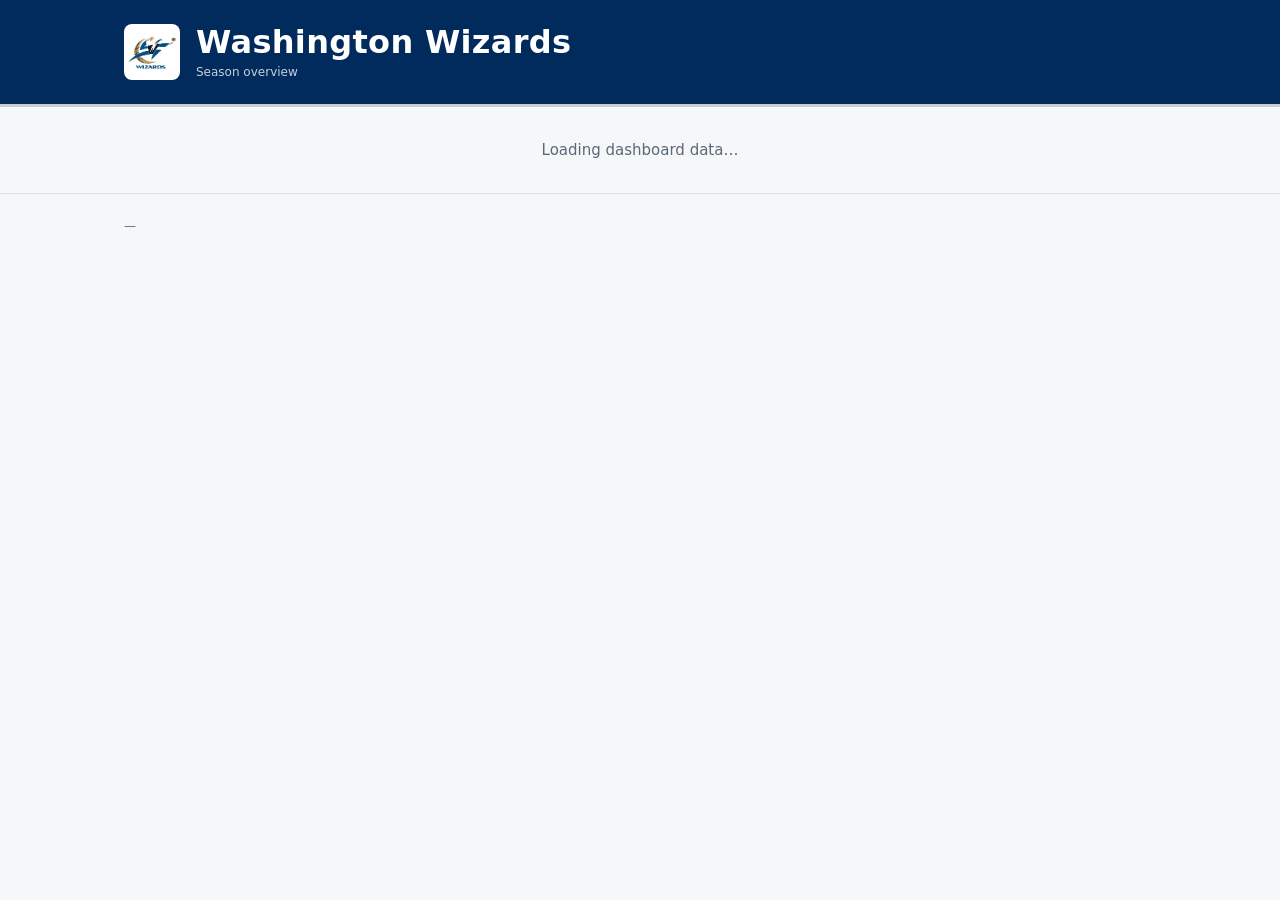
<file: index.html>
<!doctype html>
<html>
<head>
  <meta charset="utf-8">
  <meta http-equiv="refresh" content="0; url=web/">
  <title>Wizards Dashboard</title>
</head>
<body>
  <a href="web/">Go to the dashboard</a>
</body>
</html>
</file>
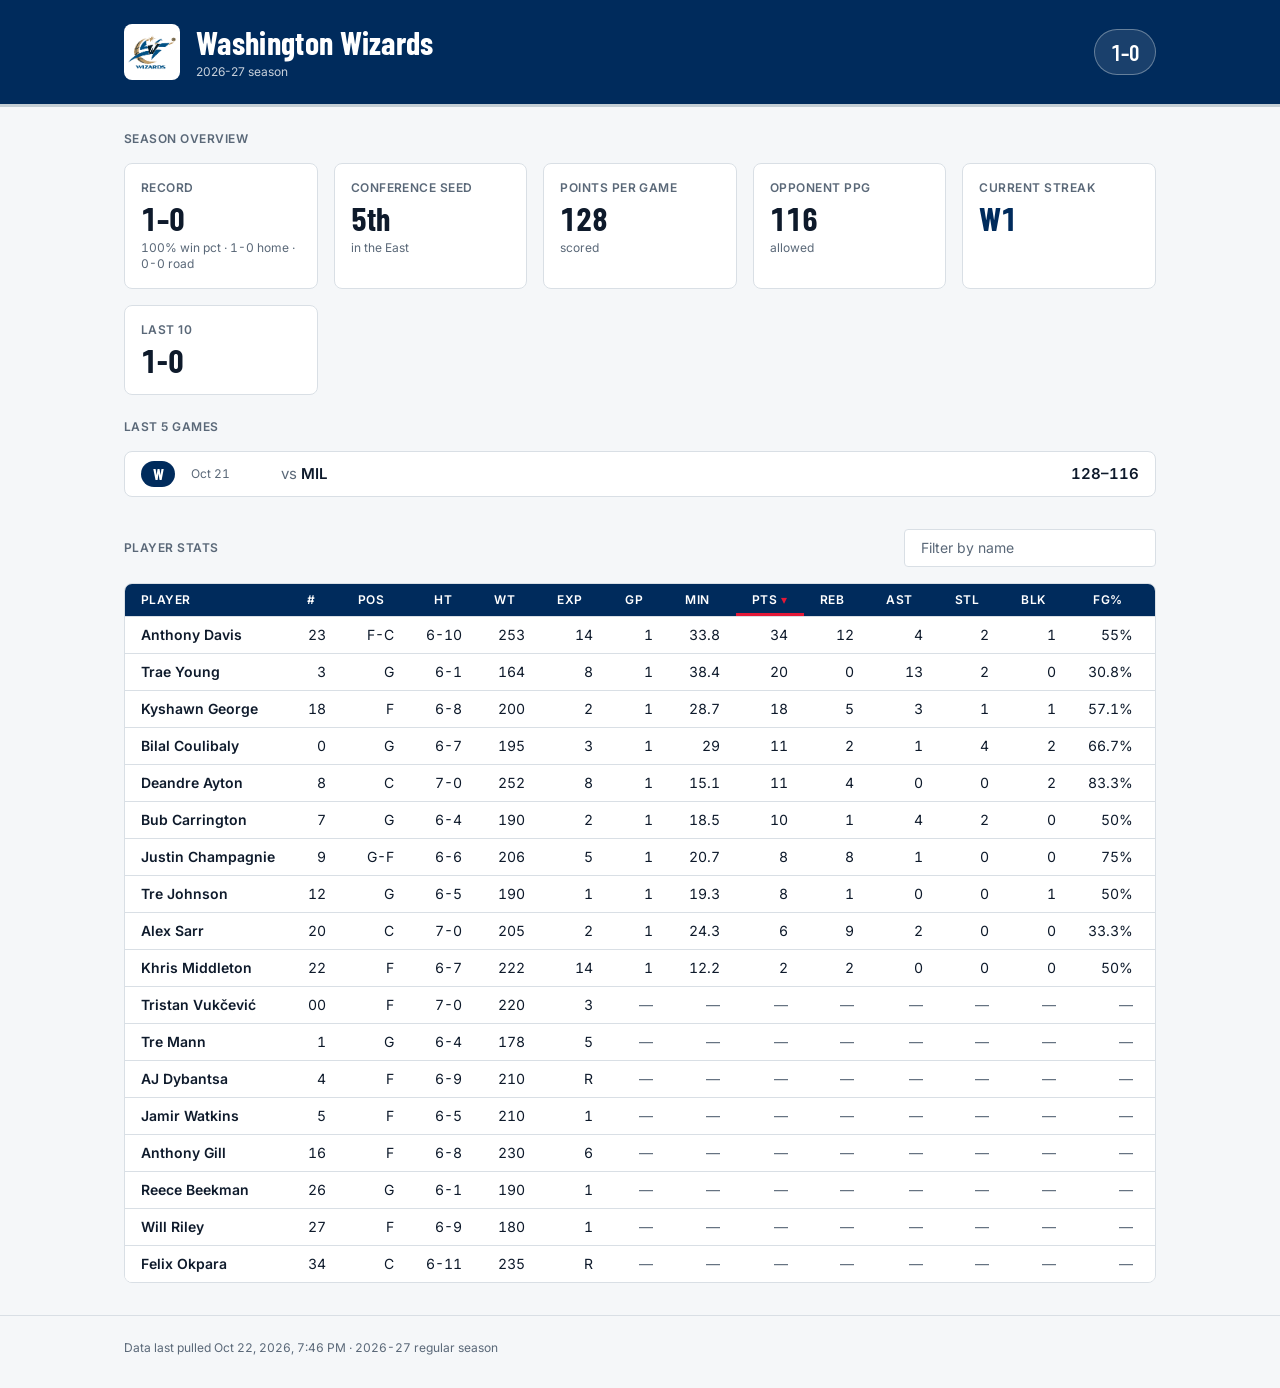
<file: web/index.html>
<!DOCTYPE html>
<html lang="en">
<head>
  <meta charset="utf-8">
  <meta name="viewport" content="width=device-width, initial-scale=1">
  <title>Washington Wizards Dashboard</title>
  <link rel="preconnect" href="https://fonts.googleapis.com">
  <link rel="preconnect" href="https://fonts.gstatic.com" crossorigin>
  <link rel="stylesheet"
    href="https://fonts.googleapis.com/css2?family=Barlow+Condensed:wght@600;700&family=Inter:wght@400;600;700&display=swap">
  <link rel="stylesheet" href="css/styles.css">
</head>
<body>

  <header class="site-header">
    <div class="wrap header-inner">
      <div class="brand">
        <img class="brand-logo" src="img/wizards-logo.png"
          width="56" height="56" alt="">
        <div class="brand-text">
          <h1>Washington Wizards</h1>
          <p class="brand-sub" id="season-label">Season overview</p>
        </div>
      </div>
      <p class="record-badge" id="record-badge" hidden></p>
    </div>
  </header>

  <main class="wrap">
    <p class="status" id="loading" role="status">Loading dashboard data&hellip;</p>

    <div class="error-banner" id="error" role="alert" hidden></div>

    <div id="dashboard" hidden>

      <section class="section" aria-labelledby="overview-heading">
        <h2 class="section-title" id="overview-heading">Season overview</h2>
        <div class="card-grid" id="stat-cards"></div>
      </section>

      <section class="section" aria-labelledby="recent-heading">
        <h2 class="section-title" id="recent-heading">Last 5 games</h2>
        <ul class="game-list" id="recent-games"></ul>
      </section>

      <section class="section" id="roster-section" aria-labelledby="roster-heading">
        <div class="section-head">
          <h2 class="section-title" id="roster-heading">Player stats</h2>
          <input
            type="search"
            id="player-filter"
            class="filter-input"
            placeholder="Filter by name"
            aria-label="Filter players by name"
            autocomplete="off">
        </div>
        <div class="table-wrap">
          <table class="player-table" id="player-table">
            <thead>
              <tr id="player-table-head"></tr>
            </thead>
            <tbody id="player-table-body"></tbody>
          </table>
        </div>
        <p class="table-empty" id="table-empty" hidden>No players match that filter.</p>
      </section>

    </div>
  </main>

  <footer class="site-footer">
    <div class="wrap">
      <p id="last-updated">&mdash;</p>
    </div>
  </footer>

  <script src="js/app.js"></script>
</body>
</html>
</file>
<file: web/css/styles.css>
/* Washington Wizards dashboard
   Styled from the "Wizards Dashboard" design system.
   Tokens live here and nowhere else - change these values to re-skin.
   Light and dark are both defined; dark follows the OS setting. */

:root {
  color-scheme: light dark;

  /* --- color: light theme ------------------------------------------------- */
  --navy: #002b5c;        /* brand fill: header, win pills, primary actions */
  --navy-text: #002b5c;   /* navy where it has to read as text */
  --red: #e31837;         /* accent: links, loss pills, active sort, focus */
  --silver: #c4ced4;      /* tint: dividers, neutral pills - never text */

  --surface: #f5f7f9;     /* the page */
  --card: #ffffff;        /* stat cards, table body, panels */
  --ink: #0e1a2b;         /* body text, stat numbers */
  --ink-muted: #5a6878;   /* labels, captions, the null dash */
  --line: #d9dfe5;        /* row rules and card borders */

  --on-brand: #ffffff;    /* text on a navy fill */
  --on-accent: #ffffff;   /* text on a red fill */

  /* --- type --------------------------------------------------------------- */
  --font-display: "Barlow Condensed", "Arial Narrow", system-ui, sans-serif;
  --font-sans: "Inter", system-ui, -apple-system, "Segoe UI", Roboto, sans-serif;

  /* --- space: 4px base ---------------------------------------------------- */
  --space-1: 4px;
  --space-2: 8px;
  --space-4: 16px;
  --space-6: 24px;
  --space-8: 32px;

  /* --- shape -------------------------------------------------------------- */
  --radius-sm: 4px;
  --radius-md: 8px;
  --radius-pill: 999px;
}

@media (prefers-color-scheme: dark) {
  :root {
    /* navy and red both lift so fills and accents stay legible on the dark
       ground. --navy-text lifts further: the fill navy is only 2.2:1 on the
       card, too low to set numbers in. */
    --navy: #2a5694;
    --navy-text: #7fa8dc;
    --red: #ff4d5e;
    --silver: #c4ced4;

    --surface: #0a1424;
    --card: #12203a;
    --ink: #eef2f5;
    --ink-muted: #9aa8b8;
    --line: #24324a;

    --on-brand: #ffffff;
    /* White on the lifted red is only 3.2:1, so text on a red fill goes dark. */
    --on-accent: #0a1424;
  }
}

* {
  box-sizing: border-box;
}

body {
  margin: 0;
  background: var(--surface);
  color: var(--ink);
  font-family: var(--font-sans);
  font-size: 15px;
  line-height: 22px;
  -webkit-font-smoothing: antialiased;
}

:focus-visible {
  outline: 2px solid var(--red);
  outline-offset: 2px;
}

.wrap {
  width: 100%;
  max-width: 1080px;
  margin: 0 auto;
  padding: 0 var(--space-6);
}

/* --- header ---------------------------------------------------------------- */

.site-header {
  background: var(--navy);
  color: var(--on-brand);
  padding: var(--space-6) 0;
  /* Header dividers are silver in this system, not red. */
  border-bottom: 3px solid var(--silver);
}

.header-inner {
  display: flex;
  align-items: center;
  justify-content: space-between;
  gap: var(--space-4);
  flex-wrap: wrap;
}

.brand {
  display: flex;
  align-items: center;
  gap: var(--space-4);
  min-width: 0;
}

/* The team mark. The design system ships no logo, so this is the one piece
   of art outside the token set - never recolored, so it gets a white plate:
   the logo's own navy and its wordmark disappear against the navy header.
   --on-brand is white in both themes, so the plate holds up in dark too. */
.brand-logo {
  flex: none;
  width: 56px;
  height: 56px;
  object-fit: contain;
  background: var(--on-brand);
  border-radius: var(--radius-md);
  padding: var(--space-1);
}

/* The team name is the mark in this system: display type, no logo. */
.brand-text h1 {
  margin: 0;
  font-family: var(--font-display);
  font-size: 32px;
  line-height: 36px;
  font-weight: 700;
  letter-spacing: 0.01em;
}

.brand-sub {
  margin: var(--space-1) 0 0;
  font-size: 12px;
  line-height: 16px;
  color: rgba(255, 255, 255, 0.78);
}

.record-badge {
  margin: 0;
  padding: var(--space-2) var(--space-4);
  border-radius: var(--radius-pill);
  background: rgba(255, 255, 255, 0.1);
  border: 1px solid rgba(196, 206, 212, 0.45);
  font-family: var(--font-display);
  font-size: 22px;
  line-height: 28px;
  font-weight: 600;
  font-variant-numeric: tabular-nums;
  white-space: nowrap;
}

/* --- load / error states --------------------------------------------------- */

.status {
  margin: var(--space-8) 0;
  text-align: center;
  color: var(--ink-muted);
}

.error-banner {
  margin: var(--space-8) 0;
  padding: var(--space-4);
  border-radius: var(--radius-md);
  background: var(--card);
  background: color-mix(in srgb, var(--red) 8%, var(--card));
  border: 1px solid var(--line);
  border-left: 3px solid var(--red);
  color: var(--ink);
}

.error-banner strong {
  display: block;
  margin-bottom: var(--space-1);
  color: var(--red);
}

.error-banner code {
  font-size: 12px;
  line-height: 16px;
  word-break: break-word;
}

/* --- sections -------------------------------------------------------------- */

.section {
  margin: var(--space-6) 0;
}

/* The player table gets the wider gap away from the overview. */
#roster-section {
  margin-top: var(--space-8);
}

.section-head {
  display: flex;
  align-items: center;
  justify-content: space-between;
  gap: var(--space-4);
  flex-wrap: wrap;
  margin-bottom: var(--space-4);
}

/* "label" style: 12/16, 600, uppercase, 0.04em. */
.section-title {
  margin: 0 0 var(--space-4);
  font-size: 12px;
  line-height: 16px;
  font-weight: 600;
  text-transform: uppercase;
  letter-spacing: 0.04em;
  color: var(--ink-muted);
}

.section-head .section-title {
  margin-bottom: 0;
}

/* --- stat cards ------------------------------------------------------------ */

.card-grid {
  display: grid;
  grid-template-columns: repeat(auto-fit, minmax(160px, 1fr));
  gap: var(--space-4);
}

/* Borders, not shadows. */
.stat-card {
  background: var(--card);
  border: 1px solid var(--line);
  border-radius: var(--radius-md);
  padding: var(--space-4);
}

.stat-label {
  margin: 0;
  font-size: 12px;
  line-height: 16px;
  font-weight: 600;
  text-transform: uppercase;
  letter-spacing: 0.04em;
  color: var(--ink-muted);
}

/* "stat" style: display type, 32/36, 700, tabular. */
.stat-value {
  margin: var(--space-1) 0 0;
  font-family: var(--font-display);
  font-size: 32px;
  line-height: 36px;
  font-weight: 700;
  font-variant-numeric: tabular-nums;
  color: var(--ink);
}

.stat-value.is-win {
  color: var(--navy-text);
}

.stat-value.is-loss {
  color: var(--red);
}

.stat-note {
  margin: var(--space-1) 0 0;
  font-size: 12px;
  line-height: 16px;
  color: var(--ink-muted);
  font-variant-numeric: tabular-nums;
}

/* --- last 5 games ---------------------------------------------------------- */

.game-list {
  list-style: none;
  margin: 0;
  padding: 0;
  background: var(--card);
  border: 1px solid var(--line);
  border-radius: var(--radius-md);
  overflow: hidden;
}

.game-row {
  display: grid;
  grid-template-columns: 34px 74px 1fr auto;
  align-items: center;
  gap: var(--space-4);
  padding: var(--space-2) var(--space-4);
  min-height: 44px;
  border-top: 1px solid var(--line);
}

.game-row:first-child {
  border-top: none;
}

/* Win is navy, loss is red - and the pill always carries the W or L, so the
   result never rests on hue alone. */
.pill {
  display: grid;
  place-items: center;
  min-width: 26px;
  height: 26px;
  padding: 0 var(--space-1);
  border-radius: var(--radius-pill);
  font-family: var(--font-display);
  font-size: 16px;
  font-weight: 700;
  line-height: 1;
  background: var(--silver);
  color: var(--ink);
}

.pill.is-win {
  background: var(--navy);
  color: var(--on-brand);
}

.pill.is-loss {
  background: var(--red);
  color: var(--on-accent);
}

.game-date {
  font-size: 12px;
  line-height: 16px;
  color: var(--ink-muted);
  font-variant-numeric: tabular-nums;
}

.game-opponent {
  font-weight: 600;
  min-width: 0;
  overflow: hidden;
  text-overflow: ellipsis;
  white-space: nowrap;
}

.game-opponent .at {
  color: var(--ink-muted);
  font-weight: 400;
}

.game-score {
  font-variant-numeric: tabular-nums;
  font-weight: 600;
  white-space: nowrap;
}

/* --- player table ---------------------------------------------------------- */

.filter-input {
  flex: 0 1 240px;
  padding: var(--space-2) var(--space-4);
  font-family: var(--font-sans);
  font-size: 14px;
  line-height: 20px;
  color: var(--ink);
  background: var(--card);
  border: 1px solid var(--line);
  border-radius: var(--radius-sm);
}

.filter-input::placeholder {
  color: var(--ink-muted);
}

.filter-input:focus-visible {
  border-color: var(--red);
}

.table-wrap {
  background: var(--card);
  border: 1px solid var(--line);
  border-radius: var(--radius-md);
  overflow-x: auto;
  -webkit-overflow-scrolling: touch;
}

/* "table" style: 14/20. */
.player-table {
  width: 100%;
  border-collapse: collapse;
  font-size: 14px;
  line-height: 20px;
  white-space: nowrap;
}

.player-table th,
.player-table td {
  padding: var(--space-2) var(--space-4);
  text-align: right;
  border-top: 1px solid var(--line);
}

.player-table thead th {
  border-top: none;
  position: sticky;
  top: 0;
  background: var(--navy);
  color: var(--on-brand);
  font-size: 12px;
  line-height: 16px;
  font-weight: 600;
  text-transform: uppercase;
  letter-spacing: 0.04em;
  cursor: pointer;
  user-select: none;
  /* Reserved space for the active-column rule, so nothing shifts on sort. */
  box-shadow: inset 0 -3px 0 transparent;
}

.player-table thead th:hover {
  background: color-mix(in srgb, var(--on-brand) 12%, var(--navy));
}

/* The active sort column is marked in red - the accent, not a second fill,
   so the header keeps its contrast in both themes. */
.player-table thead th.is-sorted {
  box-shadow: inset 0 -3px 0 var(--red);
}

/* Sort arrow: a reserved-width slot so headers don't shift when it appears. */
.player-table thead th::after {
  content: '';
  display: inline-block;
  width: 0.85em;
  text-align: right;
  color: var(--red);
}

.player-table thead th.is-sorted[aria-sort="descending"]::after {
  content: '▾';
}

.player-table thead th.is-sorted[aria-sort="ascending"]::after {
  content: '▴';
}

.player-table th:first-child,
.player-table td:first-child {
  text-align: left;
}

.player-table tbody tr:hover {
  background: color-mix(in srgb, var(--navy) 6%, var(--card));
}

.player-table td {
  font-variant-numeric: tabular-nums;
}

/* Names stay put while the stat columns scroll under them. */
.player-name {
  font-weight: 600;
  white-space: nowrap;
  position: sticky;
  left: 0;
  background: var(--card);
  z-index: 1;
}

.player-table tbody tr:hover .player-name {
  background: color-mix(in srgb, var(--navy) 6%, var(--card));
}

.player-table thead th {
  z-index: 2;
}

.player-table thead th:first-child {
  position: sticky;
  left: 0;
  z-index: 3;
}

/* A missing stat reads as a muted dash. */
.is-null {
  color: var(--ink-muted);
}

.table-empty {
  margin: var(--space-4) 0 0;
  text-align: center;
  color: var(--ink-muted);
}

/* --- footer ---------------------------------------------------------------- */

.site-footer {
  margin-top: var(--space-8);
  padding: var(--space-6) 0 var(--space-8);
  border-top: 1px solid var(--line);
  color: var(--ink-muted);
  font-size: 12px;
  line-height: 16px;
}

.site-footer p {
  margin: 0;
  font-variant-numeric: tabular-nums;
}

/* --- narrow screens -------------------------------------------------------- */

@media (max-width: 768px) {
  .wrap {
    /* space-4 is the mobile gutter. */
    padding: 0 var(--space-4);
  }

  .card-grid {
    /* Single column rather than squashing six cards side by side. */
    grid-template-columns: 1fr;
  }

  .header-inner {
    align-items: flex-start;
  }

  .brand-text h1 {
    font-size: 26px;
    line-height: 30px;
  }

  .brand-logo {
    width: 46px;
    height: 46px;
  }

  .record-badge {
    font-size: 18px;
    line-height: 24px;
    padding: var(--space-1) var(--space-4);
  }

  .stat-value {
    font-size: 28px;
    line-height: 32px;
  }

  .game-row {
    grid-template-columns: 30px 62px 1fr auto;
    gap: var(--space-2);
    padding: var(--space-2) var(--space-4);
  }

  .section-head {
    align-items: stretch;
    flex-direction: column;
  }

  .filter-input {
    flex: 1 1 auto;
    width: 100%;
  }

  /* The table scrolls sideways rather than squashing 16 columns. Tighter
     padding and a capped name column keep more stats on screen at 375px. */
  .player-table th,
  .player-table td {
    padding: var(--space-2) 10px;
  }

  .player-name {
    max-width: 132px;
    overflow: hidden;
    text-overflow: ellipsis;
  }

  /* A hairline marks where the frozen name column ends. */
  .player-table th:first-child,
  .player-table td:first-child {
    box-shadow: 1px 0 0 var(--line);
  }

  /* Keep the active-column rule on the sticky first header. */
  .player-table thead th.is-sorted:first-child {
    box-shadow: 1px 0 0 var(--line), inset 0 -3px 0 var(--red);
  }
}
</file>
